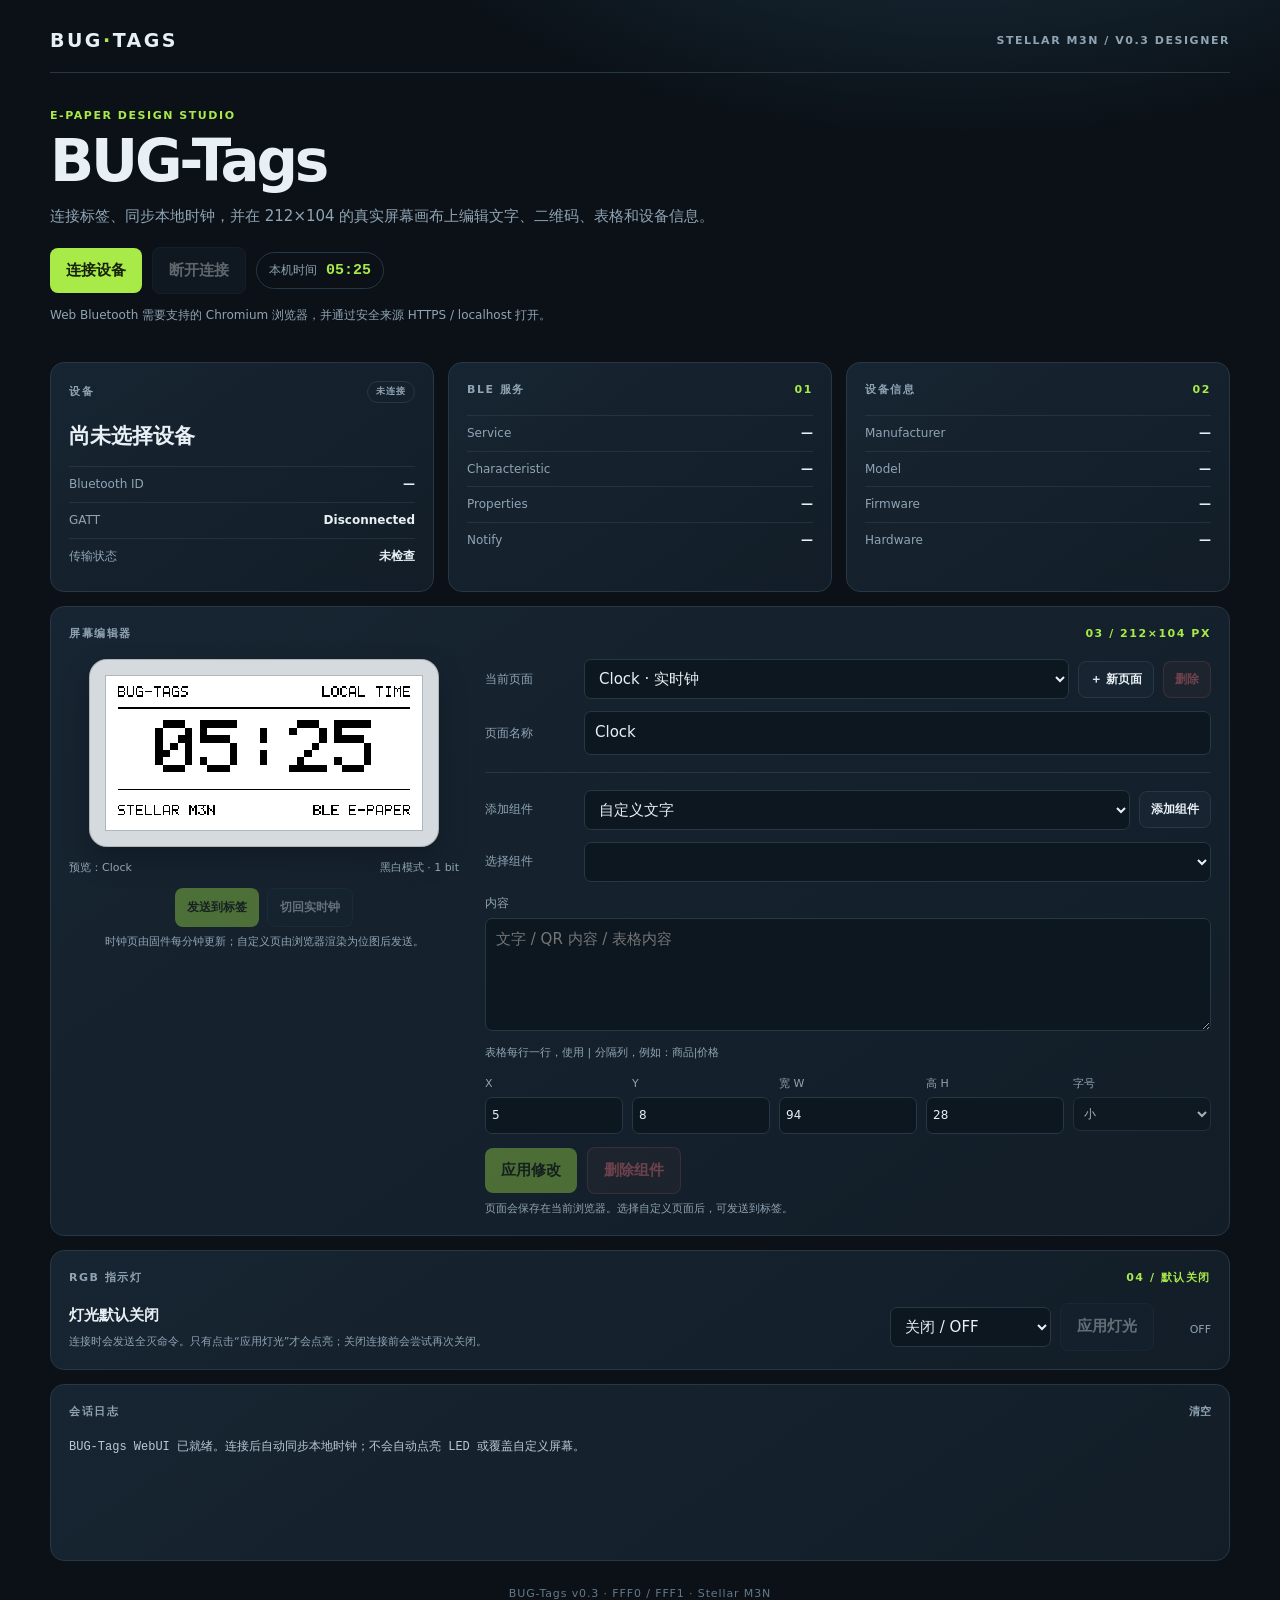
<file: index.html>
<!doctype html>
<html lang="zh-CN">
<head>
  <meta charset="utf-8">
  <meta name="viewport" content="width=device-width,initial-scale=1">
  <meta name="theme-color" content="#101820">
  <title>BUG-Tags · Stellar M3N</title>
  <link rel="stylesheet" href="./style.css">
  <script defer src="./qrcode-generator.js"></script>
  <script defer src="./bug-tags.js"></script>
</head>
<body>
  <main class="shell">
    <header class="topbar">
      <div class="brandmark">BUG<span>·</span>TAGS</div>
      <div class="version">STELLAR M3N / V0.3 DESIGNER</div>
    </header>

    <section class="hero">
      <div class="eyebrow">E-PAPER DESIGN STUDIO</div>
      <h1>BUG-Tags</h1>
      <p>连接标签、同步本地时钟，并在 212×104 的真实屏幕画布上编辑文字、二维码、表格和设备信息。</p>
      <div class="actions">
        <button id="connect" class="primary">连接设备</button>
        <button id="disconnect" class="secondary" disabled>断开连接</button>
        <span class="clock-chip">本机时间 <strong id="current-time">--:--</strong></span>
      </div>
      <p id="browser-note" class="hint" role="status"></p>
    </section>

    <section class="device-grid">
      <article class="panel identity">
        <div class="panel-head"><span>设备</span><span id="state-pill" class="pill">未连接</span></div>
        <div class="device-name" id="device-name">尚未选择设备</div>
        <div class="kv"><span>Bluetooth ID</span><strong id="device-id">—</strong></div>
        <div class="kv"><span>GATT</span><strong id="gatt-state">Disconnected</strong></div>
        <div class="kv"><span>传输状态</span><strong id="transport-state">未检查</strong></div>
      </article>
      <article class="panel">
        <div class="panel-head"><span>BLE 服务</span><span class="panel-index">01</span></div>
        <div class="kv"><span>Service</span><strong id="service-state">—</strong></div>
        <div class="kv"><span>Characteristic</span><strong id="characteristic-state">—</strong></div>
        <div class="kv"><span>Properties</span><strong id="properties-state">—</strong></div>
        <div class="kv"><span>Notify</span><strong id="notify-state">—</strong></div>
      </article>
      <article class="panel">
        <div class="panel-head"><span>设备信息</span><span class="panel-index">02</span></div>
        <div class="kv"><span>Manufacturer</span><strong id="manufacturer">—</strong></div>
        <div class="kv"><span>Model</span><strong id="model">—</strong></div>
        <div class="kv"><span>Firmware</span><strong id="firmware">—</strong></div>
        <div class="kv"><span>Hardware</span><strong id="hardware">—</strong></div>
      </article>
    </section>

    <section class="panel designer">
      <div class="panel-head"><span>屏幕编辑器</span><span class="panel-index">03 / 212×104 PX</span></div>
      <div class="designer-layout">
        <div class="preview-column">
          <div class="paper-frame">
            <canvas id="screen-preview" width="212" height="104" aria-label="电子纸屏幕预览"></canvas>
          </div>
          <div class="preview-meta">
            <span id="preview-status">预览：Clock</span>
            <span>黑白模式 · 1 bit</span>
          </div>
          <div class="preview-actions">
            <button id="send-screen" class="primary" disabled>发送到标签</button>
            <button id="show-clock" class="secondary" disabled>切回实时钟</button>
          </div>
          <p class="subhint">时钟页由固件每分钟更新；自定义页由浏览器渲染为位图后发送。</p>
        </div>

        <div class="editor-column">
          <div class="form-row">
            <label for="page-select">当前页面</label>
            <select id="page-select"></select>
            <button id="add-page" class="secondary compact">＋ 新页面</button>
            <button id="delete-page" class="danger compact" disabled>删除</button>
          </div>

          <div class="form-row">
            <label for="page-name">页面名称</label>
            <input id="page-name" type="text" maxlength="20" value="Clock">
          </div>

          <div class="editor-divider"></div>
          <div class="form-row">
            <label for="element-type">添加组件</label>
            <select id="element-type">
              <option value="text">自定义文字</option>
              <option value="qr">二维码</option>
              <option value="table">自定义表格</option>
              <option value="info">设备信息</option>
            </select>
            <button id="add-element" class="secondary compact">添加组件</button>
          </div>
          <div class="form-row">
            <label for="element-select">选择组件</label>
            <select id="element-select"></select>
          </div>
          <div class="form-row stacked">
            <label for="element-content">内容</label>
            <textarea id="element-content" rows="4" placeholder="文字 / QR 内容 / 表格内容"></textarea>
            <span class="subhint">表格每行一行，使用 | 分隔列，例如：商品|价格</span>
          </div>
          <div class="position-grid">
            <div><label for="element-x">X</label><input id="element-x" type="number" min="0" max="103" value="5"></div>
            <div><label for="element-y">Y</label><input id="element-y" type="number" min="0" max="211" value="8"></div>
            <div><label for="element-width">宽 W</label><input id="element-width" type="number" min="1" max="104" value="94"></div>
            <div><label for="element-height">高 H</label><input id="element-height" type="number" min="1" max="212" value="28"></div>
            <div><label for="element-size">字号</label><select id="element-size"><option value="1">小</option><option value="2">中</option><option value="3">大</option></select></div>
          </div>
          <div class="actions">
            <button id="save-element" class="primary">应用修改</button>
            <button id="delete-element" class="danger" disabled>删除组件</button>
          </div>
          <p id="editor-note" class="subhint">页面会保存在当前浏览器。选择自定义页面后，可发送到标签。</p>
        </div>
      </div>
    </section>

    <section class="panel led-panel">
      <div class="panel-head"><span>RGB 指示灯</span><span class="panel-index">04 / 默认关闭</span></div>
      <div class="led-controls">
        <div>
          <strong>灯光默认关闭</strong>
          <p class="subhint">连接时会发送全灭命令。只有点击“应用灯光”才会点亮；关闭连接前会尝试再次关闭。</p>
        </div>
        <div class="led-apply">
          <select id="led-color" aria-label="LED颜色">
            <option value="0">关闭 / OFF</option>
            <option value="1">红色 / RED</option>
            <option value="2">绿色 / GREEN</option>
            <option value="4">蓝色 / BLUE</option>
            <option value="3">黄色 / YELLOW</option>
            <option value="5">品红 / MAGENTA</option>
            <option value="6">青色 / CYAN</option>
            <option value="7">白色 / WHITE</option>
          </select>
          <button id="apply-led" class="secondary" disabled>应用灯光</button>
          <span id="led-state" class="subhint">OFF</span>
        </div>
      </div>
    </section>

    <section class="panel log-panel">
      <div class="panel-head"><span>会话日志</span><button id="clear-log" class="text-button">清空</button></div>
      <pre id="log" aria-live="polite">BUG-Tags WebUI 已就绪。连接后自动同步本地时钟；不会自动点亮 LED 或覆盖自定义屏幕。</pre>
    </section>
    <footer>BUG-Tags v0.3 · FFF0 / FFF1 · Stellar M3N</footer>
  </main>
</body>
</html>
</file>
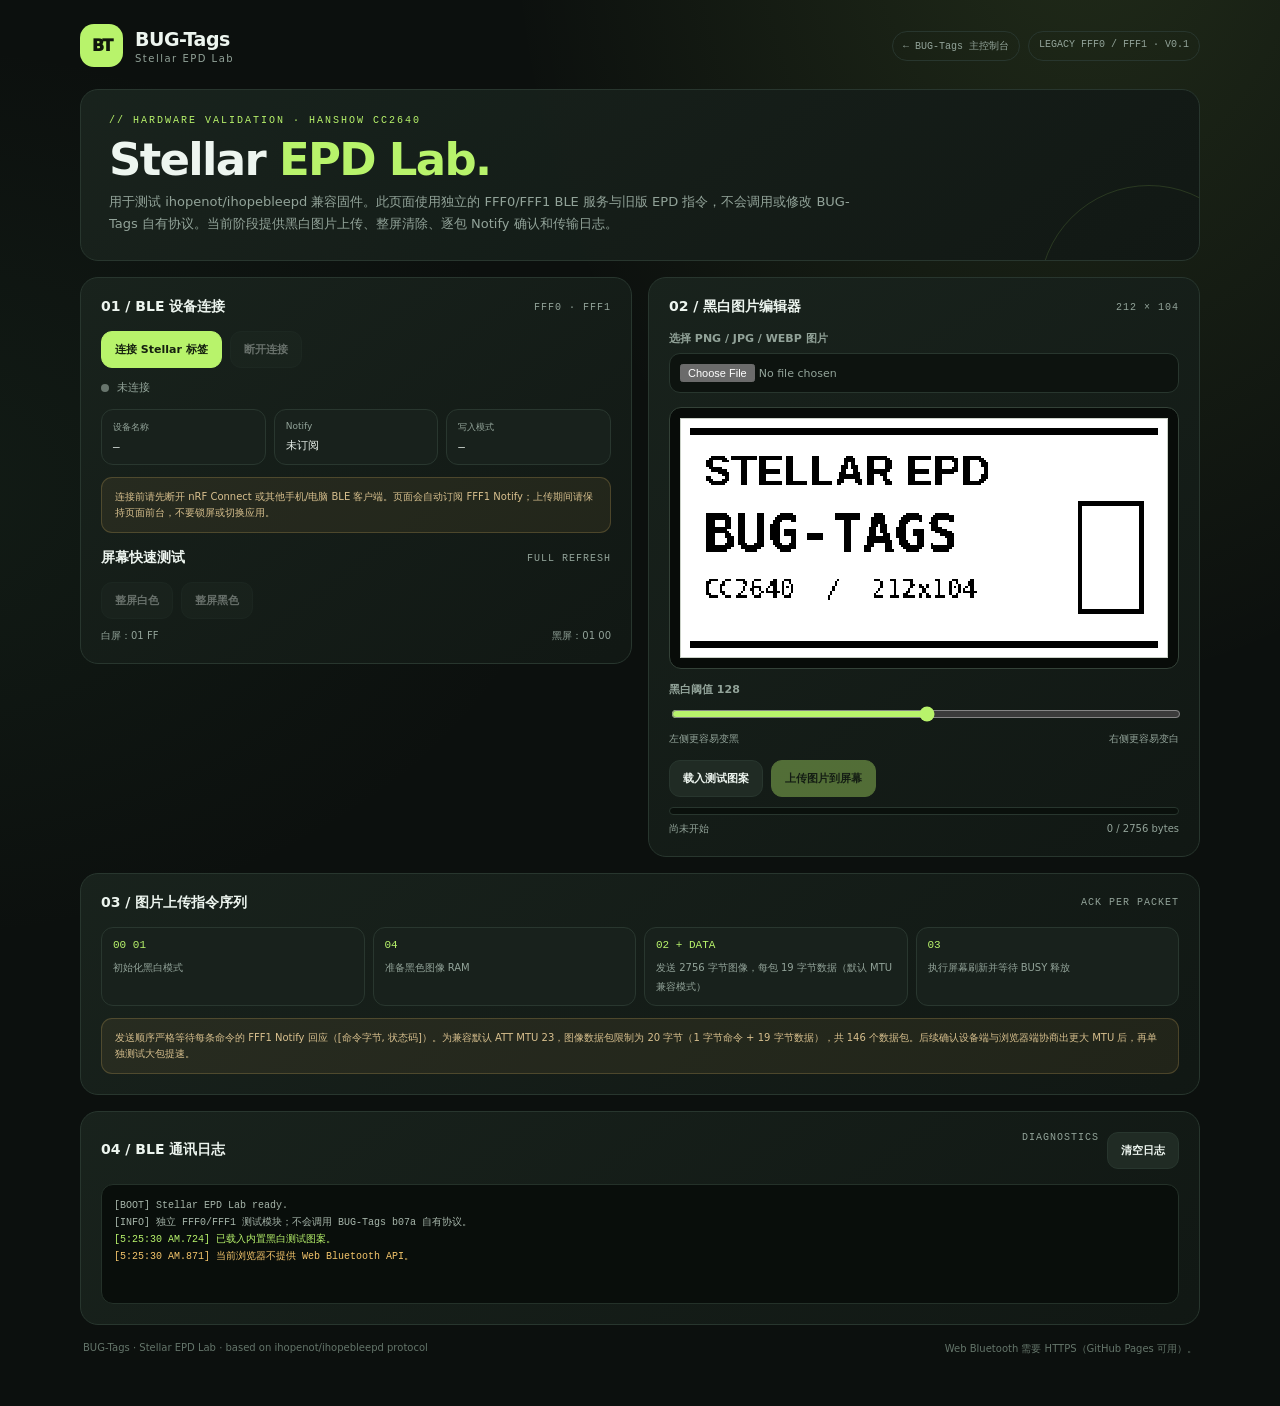
<file: stellar-test.html>
<!doctype html>
<html lang="zh-CN">
<head>
  <meta charset="utf-8">
  <meta name="viewport" content="width=device-width,initial-scale=1,viewport-fit=cover">
  <meta name="theme-color" content="#111713">
  <meta name="description" content="BUG-Tags Stellar EPD Lab — Hanshow CC2640 FFF0/FFF1 image transfer test">
  <title>BUG-Tags · Stellar EPD Lab</title>
  <style>
    :root {
      color-scheme: dark;
      --bg:#0c100e; --panel:#131a16; --panel2:#18211c; --line:#28362e;
      --text:#edf5ef; --muted:#92a399; --green:#b8f36b; --green2:#d4ff9a;
      --red:#ff786e; --amber:#f4c56b; --blue:#91c7ed; --radius:18px;
      --mono:ui-monospace,SFMono-Regular,Consolas,"Liberation Mono",monospace;
      font-family:Inter,ui-sans-serif,system-ui,-apple-system,BlinkMacSystemFont,"Segoe UI",sans-serif;
      background:var(--bg);color:var(--text)
    }
    *{box-sizing:border-box}
    body{margin:0;min-height:100vh;background:radial-gradient(ellipse at 85% -10%,rgba(184,243,107,.12),transparent 38%),radial-gradient(ellipse at -10% 35%,rgba(63,116,79,.12),transparent 35%),var(--bg)}
    button,input{font:inherit}button{cursor:pointer}
    .shell{width:min(1120px,calc(100% - 32px));margin:0 auto;padding:24px 0 50px}
    .topbar{display:flex;align-items:center;justify-content:space-between;gap:14px;margin-bottom:22px}
    .brand{display:flex;align-items:center;gap:12px;min-width:0}
    .logo{width:43px;height:43px;border-radius:14px;display:grid;place-items:center;color:#10170d;background:var(--green);font-weight:950;letter-spacing:-2px}
    .brand-name{font-size:19px;font-weight:850;letter-spacing:-.5px}
    .brand-sub{color:var(--muted);font-size:10px;letter-spacing:1.5px;margin-top:3px}
    a{color:var(--green);text-decoration:none}
    a:hover{text-decoration:underline}
    .tag{border:1px solid var(--line);border-radius:99px;padding:7px 10px;color:var(--muted);font:10px var(--mono);white-space:nowrap}
    .hero{border:1px solid var(--line);border-radius:var(--radius);padding:25px 28px;margin-bottom:16px;background:linear-gradient(145deg,rgba(25,35,29,.96),rgba(17,24,20,.96));position:relative;overflow:hidden}
    .eyebrow{color:var(--green);font:10px var(--mono);letter-spacing:2px;text-transform:uppercase}
    h1{margin:11px 0 9px;font-size:clamp(30px,5vw,45px);letter-spacing:-1.7px;line-height:1}
    .hero p{margin:0;color:var(--muted);font-size:13px;line-height:1.7;max-width:750px}
    .hero-orbit{position:absolute;width:220px;height:220px;border:1px solid rgba(184,243,107,.14);border-radius:50%;right:-60px;bottom:-145px;pointer-events:none}
    .grid{display:grid;grid-template-columns:1fr 1fr;gap:16px;align-items:start}
    .panel{border:1px solid var(--line);border-radius:var(--radius);padding:20px;background:linear-gradient(145deg,rgba(25,35,29,.96),rgba(17,24,20,.96));min-width:0}
    .wide{grid-column:1/-1}
    .panel-head{display:flex;align-items:center;justify-content:space-between;gap:10px;margin-bottom:15px}
    .panel-title{margin:0;font-size:14px;font-weight:800}
    .kicker{color:var(--muted);font:10px var(--mono);letter-spacing:1px}
    .actions{display:flex;flex-wrap:wrap;gap:8px}
    .btn{border:1px solid var(--line);color:var(--text);background:#202b24;padding:10px 13px;border-radius:11px;font-weight:700;font-size:11px;transition:.15s ease}
    .btn:hover:not(:disabled){border-color:#65864c;transform:translateY(-1px)}
    .btn:disabled{opacity:.38;cursor:not-allowed}
    .primary{color:#15200f;background:var(--green);border-color:var(--green)}
    .primary:hover:not(:disabled){background:var(--green2)}
    .danger{color:#ffaca5;background:rgba(255,120,110,.08);border-color:rgba(255,120,110,.3)}
    .field{display:grid;gap:7px;margin-bottom:14px}
    .field label{color:var(--muted);font-size:11px;font-weight:650}
    input[type=file]{width:100%;font-size:11px;color:var(--muted);background:#0d130f;border:1px solid var(--line);border-radius:11px;padding:10px}
    input[type=range]{width:100%;accent-color:var(--green)}
    .hint{display:flex;justify-content:space-between;gap:10px;color:var(--muted);font-size:10px;line-height:1.5}
    .state{display:flex;align-items:center;gap:8px;color:var(--muted);font-size:11px;margin:12px 0}
    .dot{width:8px;height:8px;border-radius:50%;background:#68756d;display:inline-block;flex:none}
    .dot.online{background:var(--green);box-shadow:0 0 12px rgba(184,243,107,.7)}
    .metrics{display:grid;grid-template-columns:repeat(3,1fr);gap:8px;margin-top:14px}
    .metric{padding:11px;background:var(--panel2);border:1px solid #29372f;border-radius:12px;min-width:0}
    .metric-label{color:var(--muted);font-size:9px;margin-bottom:7px}
    .metric-value{font:11px var(--mono);overflow-wrap:anywhere}
    .canvas-wrap{background:#080c09;border:1px solid #344238;border-radius:12px;padding:10px;display:grid;place-items:center}
    canvas{display:block;width:min(100%,636px);height:auto;image-rendering:pixelated;background:#fff;border:1px solid #cbd2c8;aspect-ratio:212/104}
    .progress{height:8px;border-radius:20px;background:#0a100c;border:1px solid var(--line);overflow:hidden;margin:10px 0 6px}
    .progress>div{height:100%;width:0;background:var(--green);transition:width .12s}
    .log{background:#090e0b;border:1px solid #243129;border-radius:12px;padding:12px;min-height:120px;max-height:290px;overflow:auto;font:10px/1.7 var(--mono);color:#a6b5aa;white-space:pre-wrap;overflow-wrap:anywhere}
    .log .ok{color:var(--green)}.log .warn{color:var(--amber)}.log .err{color:var(--red)}.log .diag{color:var(--blue)}
    .steps{display:grid;grid-template-columns:repeat(4,1fr);gap:8px}
    .step{background:var(--panel2);border:1px solid #29372f;border-radius:12px;padding:11px}
    .step b{display:block;font:11px var(--mono);color:var(--green);margin-bottom:5px}
    .step span{font-size:10px;color:var(--muted);line-height:1.5}
    .notice{padding:11px 13px;border-radius:11px;background:rgba(244,197,107,.07);border:1px solid rgba(244,197,107,.2);color:#d8c08e;font-size:10px;line-height:1.6;margin-top:12px}
    .footer{display:flex;justify-content:space-between;gap:12px;color:#64756a;font-size:10px;padding:17px 3px 0}
    @media(max-width:760px){.shell{width:min(100% - 22px,620px);padding-top:15px}.grid{grid-template-columns:1fr;gap:11px}.wide{grid-column:auto}.hero{padding:21px}.panel{padding:17px}.steps{grid-template-columns:1fr 1fr}.footer{flex-direction:column}.tag{font-size:9px}}
  </style>
</head>
<body>
<main class="shell">
  <header class="topbar">
    <div class="brand"><div class="logo">BT</div><div><div class="brand-name">BUG-Tags</div><div class="brand-sub">Stellar EPD Lab</div></div></div>
    <div class="actions"><a class="tag" href="./index.html">← BUG-Tags 主控制台</a><span class="tag">LEGACY FFF0 / FFF1 · V0.1</span></div>
  </header>

  <section class="hero">
    <div class="eyebrow">// HARDWARE VALIDATION · HANSHOW CC2640</div>
    <h1>Stellar <span style="color:var(--green)">EPD Lab.</span></h1>
    <p>用于测试 ihopenot/ihopebleepd 兼容固件。此页面使用独立的 FFF0/FFF1 BLE 服务与旧版 EPD 指令，不会调用或修改 BUG-Tags 自有协议。当前阶段提供黑白图片上传、整屏清除、逐包 Notify 确认和传输日志。</p>
    <div class="hero-orbit"></div>
  </section>

  <section class="grid">
    <article class="panel">
      <div class="panel-head"><h2 class="panel-title">01 / BLE 设备连接</h2><span class="kicker">FFF0 · FFF1</span></div>
      <div class="actions">
        <button class="btn primary" id="connectBtn">连接 Stellar 标签</button>
        <button class="btn" id="disconnectBtn" disabled>断开连接</button>
      </div>
      <div class="state"><i class="dot" id="linkDot"></i><span id="linkState">未连接</span></div>
      <div class="metrics">
        <div class="metric"><div class="metric-label">设备名称</div><div class="metric-value" id="deviceValue">—</div></div>
        <div class="metric"><div class="metric-label">Notify</div><div class="metric-value" id="notifyValue">未订阅</div></div>
        <div class="metric"><div class="metric-label">写入模式</div><div class="metric-value" id="writeValue">—</div></div>
      </div>
      <div class="notice">连接前请先断开 nRF Connect 或其他手机/电脑 BLE 客户端。页面会自动订阅 FFF1 Notify；上传期间请保持页面前台，不要锁屏或切换应用。</div>
      <div style="height:16px"></div>
      <div class="panel-head"><h2 class="panel-title">屏幕快速测试</h2><span class="kicker">FULL REFRESH</span></div>
      <div class="actions">
        <button class="btn" id="whiteBtn" disabled>整屏白色</button>
        <button class="btn" id="blackBtn" disabled>整屏黑色</button>
      </div>
      <div class="hint" style="margin-top:9px"><span>白屏：01 FF</span><span>黑屏：01 00</span></div>
    </article>

    <article class="panel">
      <div class="panel-head"><h2 class="panel-title">02 / 黑白图片编辑器</h2><span class="kicker">212 × 104</span></div>
      <div class="field">
        <label for="imageFile">选择 PNG / JPG / WEBP 图片</label>
        <input id="imageFile" type="file" accept="image/png,image/jpeg,image/webp,image/bmp">
      </div>
      <div class="canvas-wrap"><canvas id="preview" width="212" height="104"></canvas></div>
      <div class="field" style="margin-top:13px">
        <label for="threshold">黑白阈值 <strong id="thresholdValue">128</strong></label>
        <input id="threshold" type="range" min="1" max="254" value="128">
        <div class="hint"><span>左侧更容易变黑</span><span>右侧更容易变白</span></div>
      </div>
      <div class="actions">
        <button class="btn" id="sampleBtn">载入测试图案</button>
        <button class="btn primary" id="uploadBtn" disabled>上传图片到屏幕</button>
      </div>
      <div class="progress"><div id="progressBar"></div></div>
      <div class="hint"><span id="progressText">尚未开始</span><span id="byteText">0 / 2756 bytes</span></div>
    </article>

    <article class="panel wide">
      <div class="panel-head"><h2 class="panel-title">03 / 图片上传指令序列</h2><span class="kicker">ACK PER PACKET</span></div>
      <div class="steps">
        <div class="step"><b>00 01</b><span>初始化黑白模式</span></div>
        <div class="step"><b>04</b><span>准备黑色图像 RAM</span></div>
        <div class="step"><b>02 + DATA</b><span>发送 2756 字节图像，每包 19 字节数据（默认 MTU 兼容模式）</span></div>
        <div class="step"><b>03</b><span>执行屏幕刷新并等待 BUSY 释放</span></div>
      </div>
      <div class="notice">发送顺序严格等待每条命令的 FFF1 Notify 回应（[命令字节, 状态码]）。为兼容默认 ATT MTU 23，图像数据包限制为 20 字节（1 字节命令 + 19 字节数据），共 146 个数据包。后续确认设备端与浏览器端协商出更大 MTU 后，再单独测试大包提速。</div>
    </article>

    <article class="panel wide">
      <div class="panel-head"><h2 class="panel-title">04 / BLE 通讯日志</h2><div class="actions"><span class="kicker">DIAGNOSTICS</span><button id="clearLogBtn" class="btn">清空日志</button></div></div>
      <div id="logBox" class="log">[BOOT] Stellar EPD Lab ready.
[INFO] 独立 FFF0/FFF1 测试模块；不会调用 BUG-Tags b07a 自有协议。</div>
    </article>
  </section>
  <footer class="footer"><span>BUG-Tags · Stellar EPD Lab · based on ihopenot/ihopebleepd protocol</span><span>Web Bluetooth 需要 HTTPS（GitHub Pages 可用）。</span></footer>
</main>

<script>
(() => {
  "use strict";
  const UUID = {
    service: "f000fff0-0451-4000-b000-000000000000",
    data: "f000fff1-0451-4000-b000-000000000000"
  };
  const IMAGE_WIDTH = 212, IMAGE_HEIGHT = 104, IMAGE_BYTES = 2756;
  const CHUNK_DATA = 19;
  const $ = id => document.getElementById(id);
  let device = null, server = null, characteristic = null;
  let connected = false, busy = false, pendingAck = null;
  let sourceCanvas = document.createElement("canvas");
  sourceCanvas.width = IMAGE_WIDTH; sourceCanvas.height = IMAGE_HEIGHT;
  let sourceReady = false;

  function log(message, kind) {
    const line = document.createElement("div");
    if (kind) line.className = kind;
    const d = new Date();
    const stamp = d.toLocaleTimeString() + "." + String(d.getMilliseconds()).padStart(3, "0");
    line.textContent = "[" + stamp + "] " + message;
    $("logBox").appendChild(line);
    $("logBox").scrollTop = $("logBox").scrollHeight;
  }
  function setProgress(percent, message, bytes) {
    $("progressBar").style.width = Math.max(0, Math.min(100, percent)) + "%";
    $("progressText").textContent = message;
    $("byteText").textContent = (bytes || 0) + " / " + IMAGE_BYTES + " bytes";
  }
  function updateUI() {
    $("connectBtn").disabled = connected || busy;
    $("disconnectBtn").disabled = !connected || busy;
    $("whiteBtn").disabled = !connected || busy;
    $("blackBtn").disabled = !connected || busy;
    $("uploadBtn").disabled = !connected || busy || !sourceReady;
    $("linkDot").classList.toggle("online", connected);
    $("linkState").textContent = connected ? "已连接 · Notify 已订阅" : "未连接";
    if (!connected) $("notifyValue").textContent = "未订阅";
  }
  function setBusy(value) { busy = value; updateUI(); }

  function drawSample() {
    const ctx = sourceCanvas.getContext("2d");
    ctx.fillStyle = "#fff"; ctx.fillRect(0, 0, IMAGE_WIDTH, IMAGE_HEIGHT);
    ctx.fillStyle = "#000";
    ctx.fillRect(4, 4, 204, 3);
    ctx.fillRect(4, 97, 204, 3);
    ctx.font = "bold 18px sans-serif";
    ctx.fillText("STELLAR EPD", 10, 29);
    ctx.font = "bold 23px monospace";
    ctx.fillText("BUG-TAGS", 10, 58);
    ctx.font = "11px monospace";
    ctx.fillText("CC2640  /  212x104", 10, 78);
    ctx.strokeStyle = "#000"; ctx.lineWidth = 2; ctx.strokeRect(174, 37, 27, 47);
    sourceReady = true;
    renderPreview();
    log("已载入内置黑白测试图案。", "ok");
  }
  function renderPreview() {
    const target = $("preview"), out = target.getContext("2d");
    const src = sourceCanvas.getContext("2d").getImageData(0, 0, IMAGE_WIDTH, IMAGE_HEIGHT);
    const pixels = src.data, threshold = Number($("threshold").value);
    for (let i = 0; i < pixels.length; i += 4) {
      const y = Math.round(0.299 * pixels[i] + 0.587 * pixels[i + 1] + 0.114 * pixels[i + 2]);
      const v = y >= threshold ? 255 : 0;
      pixels[i] = pixels[i + 1] = pixels[i + 2] = v;
      pixels[i + 3] = 255;
    }
    out.putImageData(src, 0, 0);
    $("thresholdValue").textContent = String(threshold);
    $("uploadBtn").disabled = !connected || busy || !sourceReady;
  }
  function encodeImage() {
    const data = $("preview").getContext("2d").getImageData(0, 0, IMAGE_WIDTH, IMAGE_HEIGHT).data;
    const bytes = [];
    let bits = 0, count = 0;
    // Keep the web preview in its natural upright orientation. Reverse source X and Y only while packing the outgoing bitmap, so the physical EPD receives a 180-degree-rotated image.
    for (let x = IMAGE_WIDTH - 1; x >= 0; x--) {
      for (let y = IMAGE_HEIGHT - 1; y >= 0; y--) {
        const sourceX = IMAGE_WIDTH - 1 - x;
        const sourceY = IMAGE_HEIGHT - 1 - y;
        const index = (IMAGE_WIDTH * 4 * sourceY) + sourceX * 4;
        const isWhite = data[index] > 0 && data[index + 1] > 0 && data[index + 2] > 0;
        bits = (bits << 1) | (isWhite ? 1 : 0);
        count++;
        if (count === 8) {
          bytes.push(bits & 255);
          bits = 0; count = 0;
        }
      }
    }
    if (count !== 0 || bytes.length !== IMAGE_BYTES) throw new Error("图像编码长度错误：" + bytes.length);
    return new Uint8Array(bytes);
  }
  function onNotification(event) {
    const view = event.target.value;
    const bytes = new Uint8Array(view.buffer, view.byteOffset, view.byteLength);
    const hex = Array.from(bytes, b => b.toString(16).padStart(2, "0").toUpperCase()).join(" ");
    log("RX Notify [" + bytes.length + "B]: " + hex, "diag");
    const waiter = pendingAck;
    if (!waiter) { log("收到没有对应等待命令的 Notify。", "warn"); return; }
    if (bytes.length < 2) { log("Notify 长度不足 2 字节，忽略。", "warn"); return; }
    if (bytes[0] !== waiter.command) {
      log("Notify 命令不匹配：期望 0x" + waiter.command.toString(16) + "，实际 0x" + bytes[0].toString(16), "warn");
      return;
    }
    pendingAck = null;
    clearTimeout(waiter.timer);
    if (bytes[1] === 0) {
      waiter.resolve(bytes);
    } else {
      waiter.reject(new Error("设备返回状态码 0x" + bytes[1].toString(16).padStart(2, "0") + "（命令 0x" + bytes[0].toString(16).padStart(2, "0") + "）"));
    }
  }
  function onDisconnected() {
    connected = false;
    characteristic = null; server = null;
    if (pendingAck) {
      clearTimeout(pendingAck.timer);
      pendingAck.reject(new Error("BLE 链路已断开"));
      pendingAck = null;
    }
    log("GATT DISCONNECTED" , "warn");
    updateUI();
  }
  async function connect() {
    if (!("bluetooth" in navigator)) throw new Error("当前浏览器不支持 Web Bluetooth，请使用 Android Chrome 或桌面 Chrome/Edge。");
    if (device && device.gatt && device.gatt.connected) throw new Error("检测到设备已有连接；请先断开后重试。");
    log("正在扫描设备名以 Ihopeseral_uarttrans 开头的标签…");
    device = await navigator.bluetooth.requestDevice({
      filters: [{ namePrefix: "Ihopeseral_uarttrans" }],
      optionalServices: [UUID.service]
    });
    try {
      device.addEventListener("gattserverdisconnected", onDisconnected);
      $("deviceValue").textContent = device.name || "Stellar";
      log("已选择设备：" + (device.name || "unknown"));
      server = await device.gatt.connect();
      log("GATT 已连接，正在发现 FFF0 服务…", "diag");
      const service = await server.getPrimaryService(UUID.service);
      characteristic = await service.getCharacteristic(UUID.data);
      const props = characteristic.properties || {};
      log("FFF1 properties: write=" + !!props.write + ", writeWithoutResponse=" + !!props.writeWithoutResponse + ", notify=" + !!props.notify, "diag");
      if (!props.notify) throw new Error("FFF1 特征没有 Notify 属性，无法接收指令确认。");
      if (typeof characteristic.writeValueWithoutResponse !== "function" && typeof characteristic.writeValueWithResponse !== "function") {
        throw new Error("浏览器没有可用的 GATT 写入 API。");
      }
      characteristic.addEventListener("characteristicvaluechanged", onNotification);
      await characteristic.startNotifications();
      if (!device.gatt.connected) throw new Error("Notify 订阅返回后 GATT 已断开。");
      connected = true;
      $("notifyValue").textContent = "已启用";
      $("writeValue").textContent = props.writeWithoutResponse ? "WNR" : "Write";
      log("FFF0/FFF1 就绪，Notify 订阅成功。", "ok");
      updateUI();
    } catch (error) {
      if (device && device.gatt && device.gatt.connected) device.gatt.disconnect();
      characteristic = null;
      server = null;
      connected = false;
      updateUI();
      throw error;
    }
  }
  async function sendCommand(packet, timeoutMs) {
    if (!connected || !characteristic) throw new Error("Stellar 标签尚未连接。");
    if (pendingAck) throw new Error("上一条命令尚未收到 Notify，禁止并发发送。");
    if (!packet || packet.length < 1 || packet.length > 251) throw new Error("命令长度超出固件允许范围（1–251 字节）。");
    const command = packet[0];
    const hex = Array.from(packet, b => b.toString(16).padStart(2, "0").toUpperCase()).slice(0, 12).join(" ");
    const waiter = {};
    const ack = new Promise((resolve, reject) => { waiter.resolve = resolve; waiter.reject = reject; });
    waiter.command = command;
    waiter.timer = setTimeout(() => {
      if (pendingAck === waiter) {
        pendingAck = null;
        waiter.reject(new Error("等待 Notify 超时：" + (timeoutMs / 1000) + " 秒，命令 0x" + command.toString(16).padStart(2, "0")));
      }
    }, timeoutMs || 15000);
    pendingAck = waiter;
    try {
      const useWriteWithoutResponse = !!(characteristic.properties && characteristic.properties.writeWithoutResponse &&
          typeof characteristic.writeValueWithoutResponse === "function");
      log("TX attempt cmd=0x" + command.toString(16).padStart(2, "0") + " len=" + packet.length +
          " method=" + (useWriteWithoutResponse ? "WriteWithoutResponse" : "WriteWithResponse") +
          " [" + hex + (packet.length > 12 ? " …" : "") + "]", "diag");
      if (useWriteWithoutResponse) {
        await characteristic.writeValueWithoutResponse(packet);
      } else {
        await characteristic.writeValueWithResponse(packet);
      }
      log("GATT write accepted cmd=0x" + command.toString(16).padStart(2, "0"), "diag");
      await ack;
      log("ACK cmd=0x" + command.toString(16).padStart(2, "0") + " OK", "ok");
    } catch (error) {
      if (pendingAck === waiter) {
        pendingAck = null;
        clearTimeout(waiter.timer);
      }
      throw error;
    }
  }
  async function runAction(action) {
    if (busy) return;
    setBusy(true);
    try { await action(); }
    catch (error) { log(error && error.message ? error.message : String(error), "err"); }
    finally { setBusy(false); }
  }
  async function clearScreen(fill) {
    log("开始整屏清除，填充值 0x" + fill.toString(16).padStart(2, "0") + "。", "warn");
    await sendCommand(new Uint8Array([0x01, fill]), 60000);
    log("整屏清除成功。", "ok");
  }
  async function uploadImage() {
    const image = encodeImage();
    if (image.length !== IMAGE_BYTES) throw new Error("期望 2756 字节，实际 " + image.length);
    const totalChunks = Math.ceil(image.length / CHUNK_DATA);
    log("开始上传黑白图片：212×104 / " + image.length + " bytes / " + totalChunks + " packets。", "warn");
    setProgress(0, "初始化黑白模式…", 0);
    await sendCommand(new Uint8Array([0x00, 0x01]), 20000);
    setProgress(2, "准备图像 RAM…", 0);
    await sendCommand(new Uint8Array([0x04]), 15000);
    for (let offset = 0, part = 0; offset < image.length; offset += CHUNK_DATA, part++) {
      const chunk = image.slice(offset, Math.min(offset + CHUNK_DATA, image.length));
      const packet = new Uint8Array(1 + chunk.length);
      packet[0] = 0x02;
      packet.set(chunk, 1);
      await sendCommand(packet, 20000);
      const sent = Math.min(offset + chunk.length, image.length);
      setProgress((sent / image.length) * 94, "图像数据 " + (part + 1) + " / " + totalChunks + " 包已确认", sent);
      log("图像分块 " + (part + 1) + "/" + totalChunks + " 已确认，" + sent + "/" + image.length + " bytes。", "ok");
    }
    setProgress(96, "数据已传完，正在刷新电子纸…", image.length);
    await sendCommand(new Uint8Array([0x03]), 90000);
    setProgress(100, "上传完成 · 屏幕刷新成功", image.length);
    log("全部图片数据传输完成，收到 UPDATE 命令成功响应。", "ok");
  }
  $("connectBtn").addEventListener("click", () => runAction(connect));
  $("disconnectBtn").addEventListener("click", () => runAction(async () => {
    if (device && device.gatt && device.gatt.connected) device.gatt.disconnect();
    else onDisconnected();
  }));
  $("whiteBtn").addEventListener("click", () => runAction(() => clearScreen(0xFF)));
  $("blackBtn").addEventListener("click", () => runAction(() => clearScreen(0x00)));
  $("uploadBtn").addEventListener("click", () => runAction(uploadImage));
  $("clearLogBtn").addEventListener("click", () => { $("logBox").textContent = "[INFO] Log cleared."; });
  $("threshold").addEventListener("input", renderPreview);
  $("sampleBtn").addEventListener("click", drawSample);
  $("imageFile").addEventListener("change", () => {
    const file = $("imageFile").files && $("imageFile").files[0];
    if (!file) return;
    const url = URL.createObjectURL(file);
    const image = new Image();
    image.onload = () => {
      const ctx = sourceCanvas.getContext("2d");
      ctx.fillStyle = "#fff"; ctx.fillRect(0, 0, IMAGE_WIDTH, IMAGE_HEIGHT);
      ctx.drawImage(image, 0, 0, IMAGE_WIDTH, IMAGE_HEIGHT);
      URL.revokeObjectURL(url);
      sourceReady = true;
      renderPreview();
      log("已载入图片：" + file.name + "（原始 " + image.naturalWidth + "×" + image.naturalHeight + "，已缩放到 212×104）", "ok");
    };
    image.onerror = () => { URL.revokeObjectURL(url); log("图片读取失败，请换用 PNG/JPG/WEBP。", "err"); };
    image.src = url;
  });
  drawSample();
  setProgress(0, "尚未开始", 0);
  updateUI();
  if (!window.isSecureContext) log("当前不是安全上下文；请通过 GitHub Pages HTTPS 打开本页。", "warn");
  if (!("bluetooth" in navigator)) log("当前浏览器不提供 Web Bluetooth API。", "warn");
})();
</script>
</body>
</html>
</file>
<file: style.css>
:root {
  color-scheme: dark;
  --bg: #0b1117;
  --panel: #121d27;
  --panel2: #172532;
  --line: #273746;
  --text: #e8f0f5;
  --muted: #90a4b4;
  --accent: #a8eb49;
  --accent-ink: #17210c;
  --danger: #ff7a83;
}
* { box-sizing: border-box; }
body {
  margin: 0;
  min-height: 100vh;
  background: radial-gradient(1000px 500px at 75% -10%, #1b3343 0, transparent 60%), var(--bg);
  color: var(--text);
  font: 15px/1.55 Inter, ui-sans-serif, system-ui, -apple-system, "Segoe UI", sans-serif;
}
.shell { width: min(1180px, calc(100% - 36px)); margin: 0 auto; padding: 26px 0 24px; }
.topbar { display: flex; align-items: center; justify-content: space-between; border-bottom: 1px solid var(--line); padding-bottom: 17px; }
.brandmark { font-size: 19px; font-weight: 900; letter-spacing: .13em; }
.brandmark span { color: var(--accent); }
.version, .eyebrow, .panel-head { color: var(--muted); font-size: 11px; font-weight: 800; letter-spacing: .14em; }
.hero { padding: 34px 0 24px; max-width: 800px; }
.eyebrow { color: var(--accent); }
h1 { margin: 8px 0 9px; font-size: clamp(40px, 6vw, 58px); letter-spacing: -.055em; line-height: 1; }
.hero p { color: var(--muted); max-width: 730px; }
.actions { display: flex; flex-wrap: wrap; align-items: center; gap: 10px; margin-top: 18px; }
button, input, select, textarea { font: inherit; }
button { border: 0; border-radius: 8px; padding: 11px 16px; cursor: pointer; font-weight: 800; }
button:disabled { opacity: .38; cursor: not-allowed; }
.primary { background: var(--accent); color: var(--accent-ink); }
.secondary { background: var(--panel2); color: var(--text); border: 1px solid var(--line); }
.danger { background: rgba(255,122,131,.12); border: 1px solid rgba(255,122,131,.35); color: var(--danger); }
.compact { padding: 8px 11px; font-size: 12px; white-space: nowrap; }
.text-button { background: transparent; color: var(--muted); padding: 0; }
.hint { min-height: 20px; font-size: 12px; }
.clock-chip { display: inline-flex; align-items: center; gap: 9px; border: 1px solid var(--line); border-radius: 999px; padding: 8px 12px; color: var(--muted); font-size: 12px; }
.clock-chip strong { color: var(--accent); font: 700 15px ui-monospace, monospace; }
.device-grid { display: grid; grid-template-columns: repeat(3, minmax(0, 1fr)); gap: 14px; }
.panel { background: linear-gradient(145deg, var(--panel2), var(--panel)); border: 1px solid var(--line); border-radius: 14px; padding: 18px; min-width: 0; }
.panel-head { display: flex; align-items: center; justify-content: space-between; margin-bottom: 17px; }
.pill { border: 1px solid var(--line); border-radius: 20px; padding: 3px 8px; font-size: 9px; letter-spacing: .1em; }
.device-name { font-size: 21px; font-weight: 800; overflow-wrap: anywhere; margin: 5px 0 14px; }
.kv { display: flex; align-items: flex-start; justify-content: space-between; gap: 12px; padding: 8px 0; border-top: 1px solid rgba(144,164,180,.13); }
.kv span { color: var(--muted); font-size: 12px; }
.kv strong { max-width: 68%; text-align: right; font-size: 12px; overflow-wrap: anywhere; }
.panel-index { color: var(--accent); }
.designer { margin-top: 14px; }
.designer-layout { display: grid; grid-template-columns: minmax(350px, 390px) minmax(0, 1fr); gap: 26px; align-items: start; }
.preview-column { display: flex; flex-direction: column; align-items: center; }
.paper-frame { width: 350px; max-width: 100%; padding: 16px; background: #d4dadd; border-radius: 18px; box-shadow: inset 0 0 0 1px rgba(0,0,0,.18), 0 12px 28px rgba(0,0,0,.25); }
#screen-preview { display: block; width: 318px; height: auto; max-width: 100%; aspect-ratio: 212 / 104; background: #fff; image-rendering: pixelated; border: 1px solid #aeb7bc; }
.preview-meta { width: 100%; display: flex; justify-content: space-between; gap: 10px; margin: 12px 0; color: var(--muted); font-size: 11px; }
.preview-actions { display: flex; flex-wrap: wrap; gap: 8px; justify-content: center; }
.preview-actions button { font-size: 12px; padding: 9px 12px; }
.subhint { display: block; margin: 7px 0 0; color: var(--muted); font-size: 11px; line-height: 1.5; }
.editor-column { min-width: 0; }
.form-row { display: flex; align-items: center; gap: 9px; margin: 0 0 12px; }
.form-row > label { width: 90px; flex: 0 0 90px; color: var(--muted); font-size: 12px; }
.form-row > input, .form-row > select, .form-row > textarea { flex: 1; min-width: 0; }
.form-row.stacked { display: block; }
.form-row.stacked label { display: block; width: auto; margin-bottom: 6px; }
input, select, textarea { width: 100%; color: var(--text); background: #0d1720; border: 1px solid var(--line); border-radius: 7px; padding: 9px 10px; outline: none; }
input:focus, select:focus, textarea:focus { border-color: var(--accent); }
textarea { resize: vertical; min-height: 78px; }
.editor-divider { height: 1px; background: var(--line); margin: 17px 0; }
.position-grid { display: grid; grid-template-columns: repeat(5, minmax(0,1fr)); gap: 9px; margin: 13px 0; }
.position-grid label { display: block; margin-bottom: 5px; color: var(--muted); font-size: 11px; }
.position-grid input, .position-grid select { padding: 8px 6px; font-size: 12px; }
.editor-column .actions { margin-top: 12px; }
.led-panel { margin-top: 14px; }
.led-controls { display: flex; justify-content: space-between; align-items: center; gap: 20px; }
.led-controls p { max-width: 560px; }
.led-apply { display: flex; align-items: center; gap: 9px; min-width: 300px; }
.led-apply select { min-width: 150px; }
.led-apply button { white-space: nowrap; }
#led-state { min-width: 48px; text-align: right; }
.log-panel { margin-top: 14px; }
#log { margin: 0; min-height: 105px; max-height: 250px; overflow: auto; color: #b8c9d5; white-space: pre-wrap; overflow-wrap: anywhere; font: 12px/1.7 ui-monospace, SFMono-Regular, Consolas, monospace; }
footer { color: #647989; text-align: center; font-size: 11px; letter-spacing: .08em; padding-top: 24px; }
@media (max-width: 850px) {
  .device-grid { grid-template-columns: 1fr; }
  .designer-layout { grid-template-columns: 1fr; }
  .preview-column { order: 0; }
  .editor-column { order: 1; }
  .led-controls { display: block; }
  .led-apply { min-width: 0; flex-wrap: wrap; margin-top: 12px; }
}
@media (max-width: 520px) {
  .shell { width: min(100% - 22px, 1180px); padding-top: 17px; }
  .version { text-align: right; max-width: 170px; font-size: 9px; }
  .form-row { flex-wrap: wrap; }
  .form-row > label { width: 100%; flex-basis: 100%; }
  .position-grid { grid-template-columns: repeat(3, minmax(0,1fr)); }
  .led-apply { align-items: stretch; }
  .paper-frame { width: min(100%, 350px); padding: 13px; }
  #screen-preview { width: 100%; height: auto; }
}
</file>
